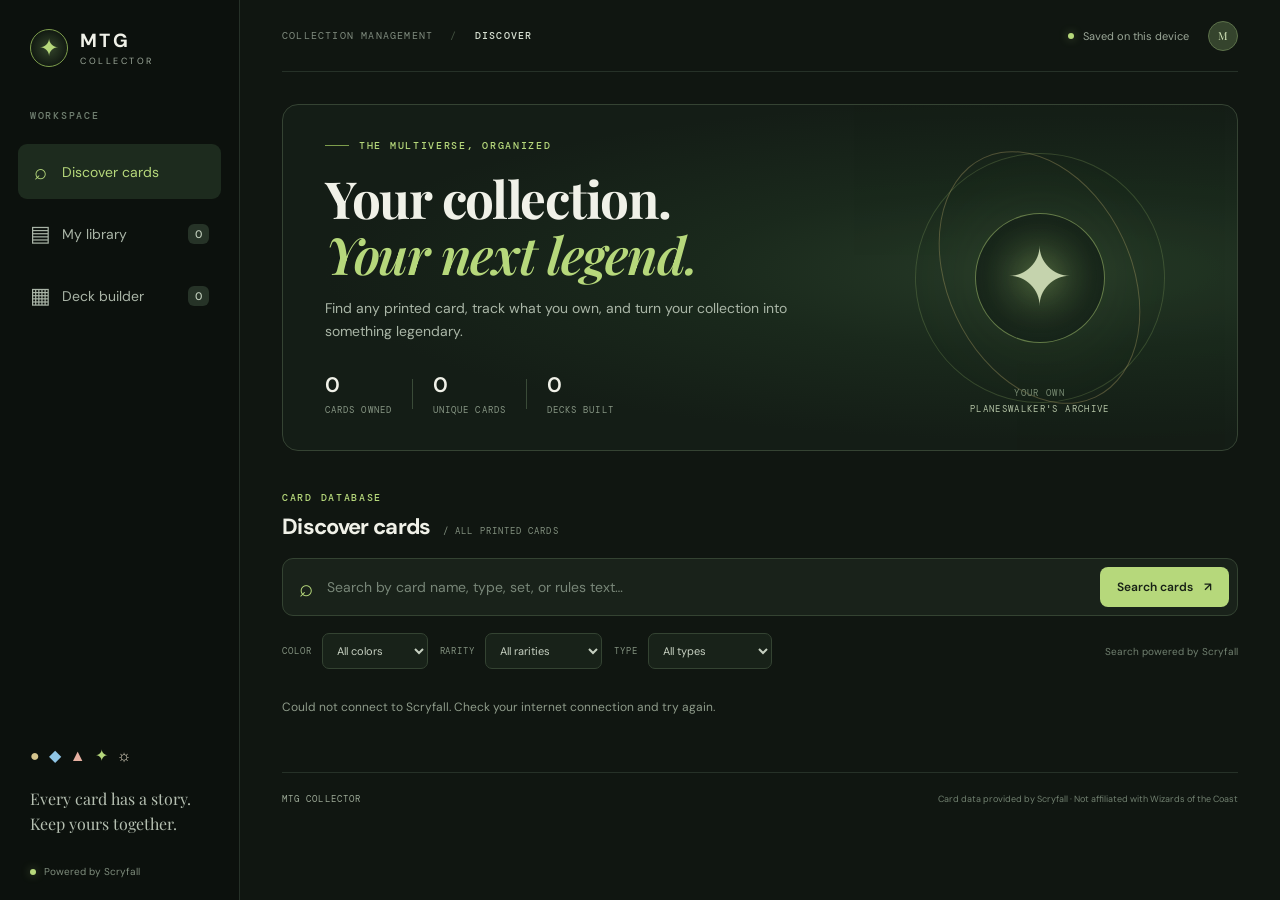
<file: index.html>
<!doctype html>
<html lang="en">
<head>
  <meta charset="utf-8">
  <meta name="viewport" content="width=device-width, initial-scale=1">
  <meta name="theme-color" content="#101611">
  <title>MTG Collector — Your collection, your next deck</title>
  <link rel="preconnect" href="https://api.scryfall.com">
  <link rel="stylesheet" href="styles.css">
  <script type="module" src="app.js"></script>
</head>
<body>
  <div class="app-shell">
    <aside class="sidebar">
      <a class="brand" href="#" aria-label="MTG Collector home">
        <span class="brand-mark">✦</span>
        <span><strong>MTG</strong><small>COLLECTOR</small></span>
      </a>
      <div class="workspace-menu">
        <p class="sidebar-label">WORKSPACE</p>
        <nav class="main-nav" id="main-nav" aria-label="Workspace navigation">
          <button class="nav-item" data-view="search"><span>⌕</span> Discover cards</button>
          <button class="nav-item" data-view="library"><span>▤</span> My library <b id="nav-library-count">0</b></button>
          <button class="nav-item" data-view="decks"><span>▦</span> Deck builder <b id="nav-deck-count">0</b></button>
        </nav>
      </div>
      <div class="sidebar-bottom">
        <div class="mana-orbit"><span>●</span><span>◆</span><span>▲</span><span>✦</span><span>☼</span></div>
        <p class="sidebar-note">Every card has a story.<br>Keep yours together.</p>
        <span class="api-note"><i></i> Powered by Scryfall</span>
      </div>
    </aside>

    <main class="main-content">
      <header class="topbar">
        <div class="mobile-brand"><span class="brand-mark">✦</span><strong>MTG COLLECTOR</strong></div>
        <div class="breadcrumb">COLLECTION MANAGEMENT <span>/</span> <b id="breadcrumb-current">DISCOVER</b></div>
        <div class="topbar-right"><span class="status-dot"></span><span>Saved on this device</span><div class="avatar">M</div></div>
      </header>

      <section class="view active" id="view-search">
        <div class="hero">
          <div class="hero-copy">
            <div class="eyebrow"><span class="eyebrow-line"></span> THE MULTIVERSE, ORGANIZED</div>
            <h1>Your collection.<br><em>Your next legend.</em></h1>
            <p>Find any printed card, track what you own, and turn your collection into something legendary.</p>
            <div class="hero-stats">
              <div><strong id="hero-card-count">0</strong><span>CARDS OWNED</span></div>
              <div class="stat-divider"></div>
              <div><strong id="hero-unique-count">0</strong><span>UNIQUE CARDS</span></div>
              <div class="stat-divider"></div>
              <div><strong id="hero-deck-count">0</strong><span>DECKS BUILT</span></div>
            </div>
          </div>
          <div class="hero-art" aria-hidden="true">
            <div class="art-ring ring-one"></div><div class="art-ring ring-two"></div>
            <div class="art-sigil">✦</div>
            <div class="art-caption">YOUR OWN<br><b>PLANESWALKER'S ARCHIVE</b></div>
          </div>
        </div>

        <div class="section-heading search-heading">
          <div><div class="eyebrow">CARD DATABASE</div><h2>Discover cards <span class="heading-count">/ ALL PRINTED CARDS</span></h2></div>
        </div>
        <form id="search-form" class="search-bar">
          <span class="search-icon">⌕</span>
          <input id="card-query" type="search" placeholder="Search by card name, type, set, or rules text…" autocomplete="off" aria-label="Search all Magic cards">
          <button class="btn btn-primary" type="submit">Search cards <span>↗</span></button>
        </form>
        <div class="filter-row">
          <label>COLOR
            <select id="search-color"><option value="">All colors</option><option value="W">White</option><option value="U">Blue</option><option value="B">Black</option><option value="R">Red</option><option value="G">Green</option><option value="C">Colorless</option></select>
          </label>
          <label>RARITY
            <select id="search-rarity"><option value="">All rarities</option><option value="common">Common</option><option value="uncommon">Uncommon</option><option value="rare">Rare</option><option value="mythic">Mythic</option></select>
          </label>
          <label>TYPE
            <select id="search-type"><option value="">All types</option><option value="creature">Creature</option><option value="instant">Instant</option><option value="sorcery">Sorcery</option><option value="artifact">Artifact</option><option value="enchantment">Enchantment</option><option value="planeswalker">Planeswalker</option><option value="land">Land</option></select>
          </label>
          <span class="filter-hint">Search powered by Scryfall</span>
        </div>
        <div id="search-message" class="message" role="status">Loading featured cards…</div>
        <div id="search-results" class="card-grid"></div>
      </section>

      <section class="view" id="view-library">
        <div class="page-intro">
          <div><div class="eyebrow">YOUR PERSONAL ARCHIVE</div><h1>My <em>library.</em></h1><p>Every card you own, all in one place.</p></div>
          <button class="btn btn-primary" id="browse-from-library">＋ Add cards</button>
        </div>
        <div class="library-summary">
          <div><span class="summary-icon">▤</span><div><strong id="library-total">0</strong><small>TOTAL CARDS</small></div></div>
          <div><span class="summary-icon">✦</span><div><strong id="library-unique">0</strong><small>UNIQUE PRINTINGS</small></div></div>
          <div><span class="summary-icon">▧</span><div><strong id="library-sets">0</strong><small>SETS REPRESENTED</small></div></div>
        </div>
        <div class="library-controls">
          <div class="mini-search"><span>⌕</span><input id="library-query" type="search" placeholder="Filter your library…"></div>
          <select id="library-color" aria-label="Filter library by color"><option value="">All colors</option><option value="W">White</option><option value="U">Blue</option><option value="B">Black</option><option value="R">Red</option><option value="G">Green</option><option value="C">Colorless</option></select>
          <select id="library-sort" aria-label="Sort library"><option value="name">Name A–Z</option><option value="quantity">Quantity: high to low</option><option value="set">Set name</option></select>
        </div>
        <div id="library-message" class="message">Your library is waiting for its first card. Search the database to get started.</div>
        <div id="library-grid" class="card-grid"></div>
      </section>

      <section class="view" id="view-decks">
        <div class="page-intro">
          <div><div class="eyebrow">FROM COLLECTION TO CREATION</div><h1>Deck <em>builder.</em></h1><p>Build sub-collections from the cards you already own.</p></div>
          <button class="btn btn-primary" id="new-deck-button">＋ Create a deck</button>
        </div>
        <div class="deck-callout"><div class="deck-callout-icon">✦</div><div><strong>Your cards. Your strategy.</strong><p>Decks are saved locally and draw from your library. Add cards to your collection first, then start brewing.</p></div></div>
        <div id="decks-list" class="decks-list"></div>
      </section>

      <footer><span>MTG COLLECTOR</span><span>Card data provided by Scryfall · Not affiliated with Wizards of the Coast</span></footer>
    </main>
  </div>

  <dialog id="deck-dialog" class="modal">
    <form id="deck-form" method="dialog">
      <div class="modal-top"><div><div class="eyebrow">NEW SUB-COLLECTION</div><h2>Create a deck</h2></div><button type="button" class="icon-button" id="close-deck-dialog" aria-label="Close">×</button></div>
      <label class="field-label" for="deck-name">Deck name</label>
      <input id="deck-name" class="text-field" maxlength="60" required placeholder="e.g. Selesnya Tokens">
      <label class="field-label" for="deck-format">Format</label>
      <select id="deck-format" class="text-field"><option>Casual</option><option>Commander</option><option>Standard</option><option>Modern</option><option>Legacy</option><option>Pioneer</option><option>Pauper</option></select>
      <label class="field-label" for="deck-description">Notes <span>(optional)</span></label>
      <textarea id="deck-description" class="text-field" rows="3" maxlength="240" placeholder="Theme, strategy, cards to look for…"></textarea>
      <div class="modal-actions"><button type="button" class="btn btn-quiet" id="cancel-deck">Cancel</button><button type="submit" class="btn btn-primary">Create deck ↗</button></div>
    </form>
  </dialog>
  <dialog id="delete-deck-dialog" class="modal confirmation-modal" aria-labelledby="delete-deck-title" aria-describedby="delete-deck-message">
    <div class="modal-top">
      <div>
        <div class="eyebrow">REMOVE SUB-COLLECTION</div>
        <h2 id="delete-deck-title">Delete this deck?</h2>
      </div>
      <button type="button" class="icon-button" id="close-delete-deck-dialog" aria-label="Close">×</button>
    </div>
    <p id="delete-deck-message" class="confirmation-message">
      This deck will be permanently removed. Its cards will remain in your library.
    </p>
    <div class="modal-actions">
      <button type="button" class="btn btn-quiet" id="cancel-delete-deck">Keep deck</button>
      <button type="button" class="btn btn-danger" id="confirm-delete-deck">Delete deck</button>
    </div>
  </dialog>
  <div id="toast" class="toast" role="status" aria-live="polite"></div>
</body>
</html>
</file>
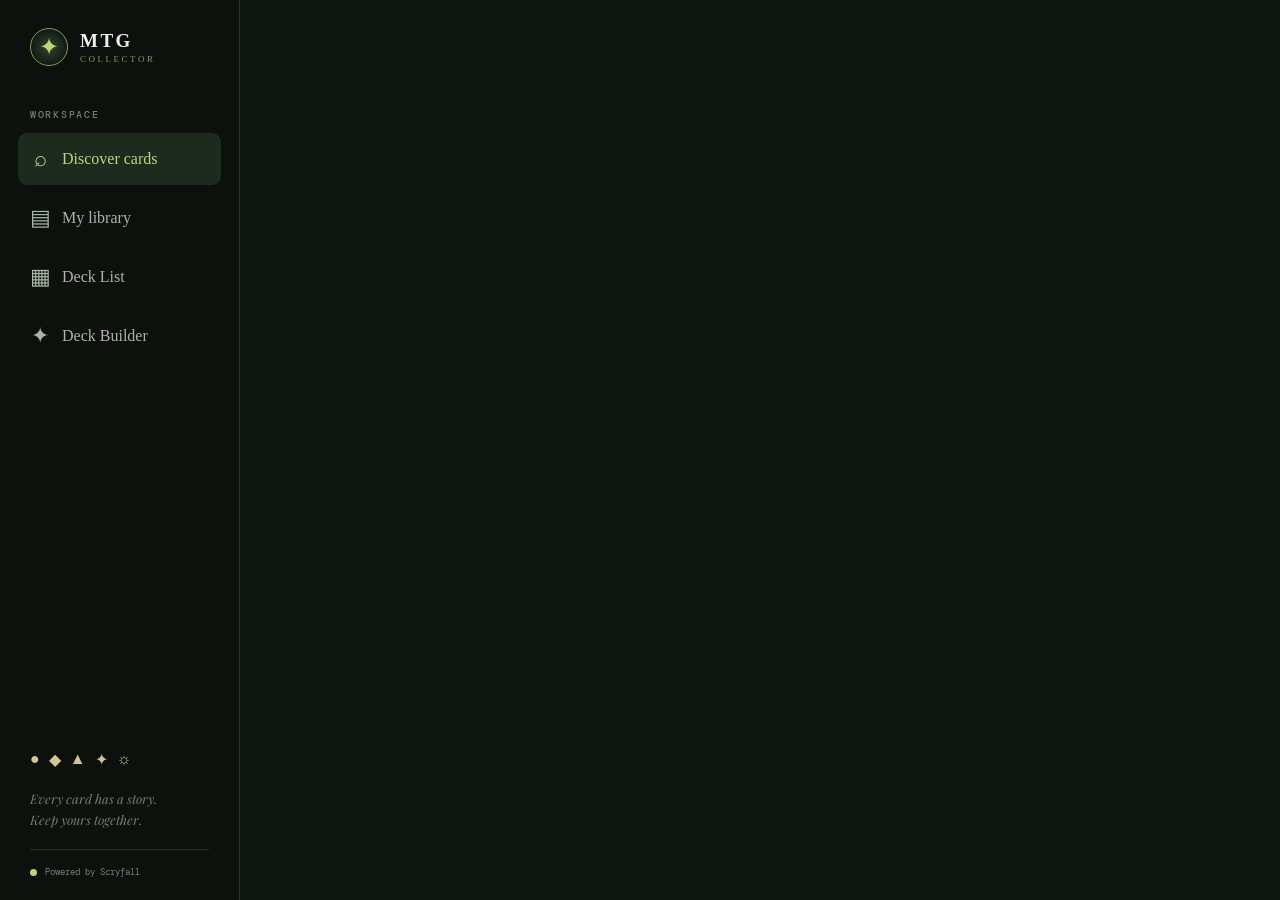
<file: src/deckBuilder.html>
<!DOCTYPE html>
<html lang="en">
<head>
    <meta charset="UTF-8">
    <meta name="viewport" content="width=device-width, initial-scale=1.0">
    <title>Deck Builder</title>
    <script type="module" src="js/main.js" defer></script>
    <link rel="stylesheet" href="css/deckBuilder.css">
</head>
<body>
    <aside class="sidebar">
        <p>hi</p>
    </aside>
</body>
</html>
</file>
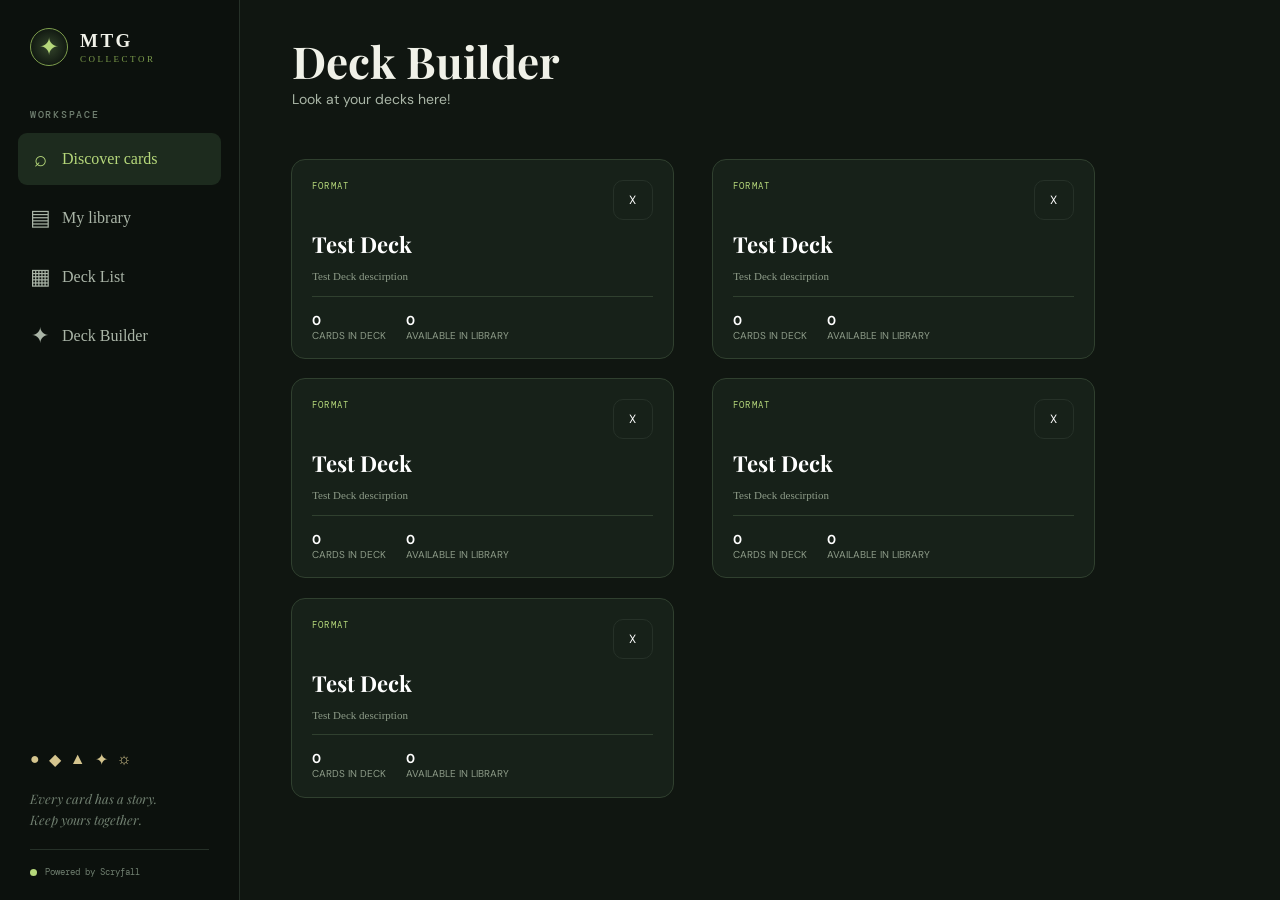
<file: src/decks.html>
<!DOCTYPE html>
<html lang="en">
<head>
    <meta charset="UTF-8">
    <meta name="viewport" content="width=device-width, initial-scale=1.0">
    <link rel="stylesheet" href="css/decks.css">
    <title>Decks</title>
    <script type="module" src="js/main.js" defer> </script>
</head>
<body>
    <aside class="sidebar">
    </aside>
    <main>
        <div class="top-box">
            <h1>Deck Builder</h1>
            <p>Look at your decks here!</p>
        </div>
        <div id="decks-list">
            <article class="test deck">
                <div class="top-row">
                    <p class="format-marker">FORMAT</p>
                    <button class="delete-deck">X</button>
                </div>
                <h2 class="deck-name">Test Deck</h2>
                <p class="description">Test Deck descirption</p>
                <div class="card-counts">
                    <div class="deck-card-count">
                        <strong>0</strong>
                        <p>CARDS IN DECK</p>
                    </div>
                    <div class="library-card-count">
                        <strong>0</strong>
                        <p>AVAILABLE IN LIBRARY</p>
                    </div>
                </div>
            </article>
            <article class="test deck">
                <div class="top-row">
                    <p class="format-marker">FORMAT</p>
                    <button class="delete-deck">X</button>
                </div>
                <h2 class="deck-name">Test Deck</h2>
                <p class="description">Test Deck descirption</p>
                <div class="card-counts">
                    <div class="deck-card-count">
                        <strong>0</strong>
                        <p>CARDS IN DECK</p>
                    </div>
                    <div class="library-card-count">
                        <strong>0</strong>
                        <p>AVAILABLE IN LIBRARY</p>
                    </div>
                </div>
            </article>
            <article class="test deck">
                <div class="top-row">
                    <p class="format-marker">FORMAT</p>
                    <button class="delete-deck">X</button>
                </div>
                <h2 class="deck-name">Test Deck</h2>
                <p class="description">Test Deck descirption</p>
                <div class="card-counts">
                    <div class="deck-card-count">
                        <strong>0</strong>
                        <p>CARDS IN DECK</p>
                    </div>
                    <div class="library-card-count">
                        <strong>0</strong>
                        <p>AVAILABLE IN LIBRARY</p>
                    </div>
                </div>
            </article>
            <article class="test deck">
                <div class="top-row">
                    <p class="format-marker">FORMAT</p>
                    <button class="delete-deck">X</button>
                </div>
                <h2 class="deck-name">Test Deck</h2>
                <p class="description">Test Deck descirption</p>
                <div class="card-counts">
                    <div class="deck-card-count">
                        <strong>0</strong>
                        <p>CARDS IN DECK</p>
                    </div>
                    <div class="library-card-count">
                        <strong>0</strong>
                        <p>AVAILABLE IN LIBRARY</p>
                    </div>
                </div>
            </article>
            <article class="test deck">
                <div class="top-row">
                    <p class="format-marker">FORMAT</p>
                    <button class="delete-deck">X</button>
                </div>
                <h2 class="deck-name">Test Deck</h2>
                <p class="description">Test Deck descirption</p>
                <div class="card-counts">
                    <div class="deck-card-count">
                        <strong>0</strong>
                        <p>CARDS IN DECK</p>
                    </div>
                    <div class="library-card-count">
                        <strong>0</strong>
                        <p>AVAILABLE IN LIBRARY</p>
                    </div>
                </div>
            </article>

        </div>
    </main>
</body>
</html>
</file>
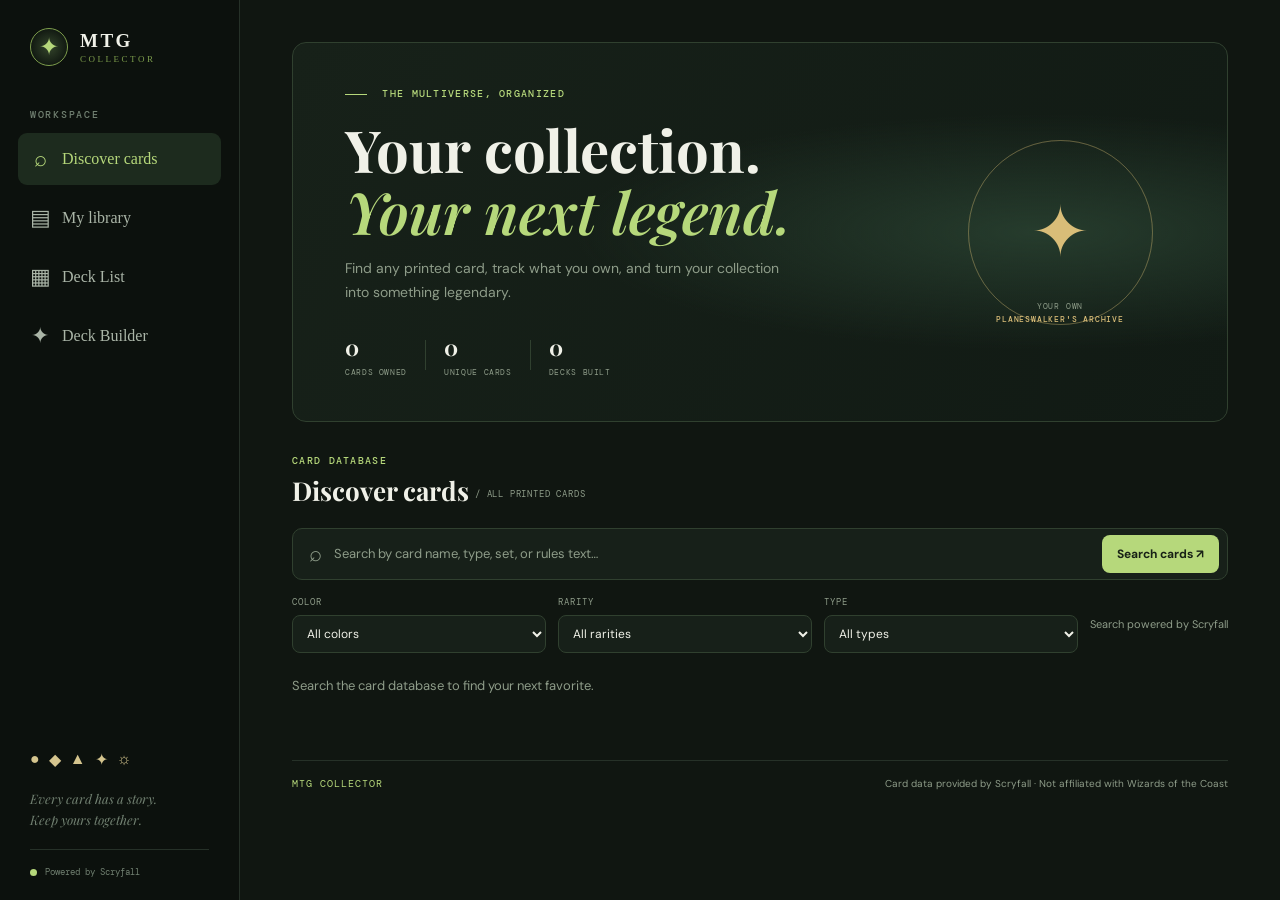
<file: src/discover.html>
<!DOCTYPE html>
<html lang="en">
<head>
    <meta charset="UTF-8">
    <meta name="viewport" content="width=device-width, initial-scale=1.0">
    <meta name="theme-color" content="#101611">
    <title>Discover | MTG Collector</title>
    <link rel="stylesheet" href="css/discover.css">
    <script type="module" src="js/main.js" defer> </script>
</head>
<body>
    <aside class="sidebar">
    </aside>
    <main>
        <section class="hero">
            <div class="hero-copy">
                <p class="eyebrow"><span class="eyebrow-line"></span> THE MULTIVERSE, ORGANIZED</p>
                <h1>Your collection.<br><em>Your next legend.</em></h1>
                <p class="hero-description">Find any printed card, track what you own, and turn your collection into something legendary.</p>
                <div class="hero-stats" aria-label="Collection overview">
                    <div>
                        <strong id="hero-card-count">0</strong>
                        <span>CARDS OWNED</span>
                    </div>
                    <span class="stat-divider" aria-hidden="true"></span>
                    <div>
                        <strong id="hero-unique-count">0</strong>
                        <span>UNIQUE CARDS</span>
                    </div>
                    <span class="stat-divider" aria-hidden="true"></span>
                    <div>
                        <strong id="hero-deck-count">0</strong>
                        <span>DECKS BUILT</span>
                    </div>
                </div>
            </div>
            <div class="hero-art" aria-hidden="true">
                <div class="art-ring ring-one"></div>
                <div class="art-ring ring-two"></div>
                <div class="art-sigil">✦</div>
                <p class="art-caption">YOUR OWN<br><strong>PLANESWALKER'S ARCHIVE</strong></p>
            </div>
        </section>

        <section class="discover-section" aria-labelledby="discover-heading">
            <div class="section-heading">
                <div>
                    <p class="eyebrow">CARD DATABASE</p>
                    <h2 id="discover-heading">Discover cards <span>/ ALL PRINTED CARDS</span></h2>
                </div>
            </div>
            <form id="search-form" class="search-bar">
                <label class="visually-hidden" for="card-query">Search all Magic cards</label>
                <span class="search-icon" aria-hidden="true">⌕</span>
                <input id="card-query" name="q" type="search" placeholder="Search by card name, type, set, or rules text…" autocomplete="off">
                <button type="submit">Search cards <span aria-hidden="true">↗</span></button>
            </form>
            <div class="filter-row">
                <label for="search-color">COLOR
                    <select id="search-color" name="color">
                        <option value="">All colors</option>
                        <option value="W">White</option>
                        <option value="U">Blue</option>
                        <option value="B">Black</option>
                        <option value="R">Red</option>
                        <option value="G">Green</option>
                        <option value="C">Colorless</option>
                    </select>
                </label>
                <label for="search-rarity">RARITY
                    <select id="search-rarity" name="rarity">
                        <option value="">All rarities</option>
                        <option value="common">Common</option>
                        <option value="uncommon">Uncommon</option>
                        <option value="rare">Rare</option>
                        <option value="mythic">Mythic</option>
                    </select>
                </label>
                <label for="search-type">TYPE
                    <select id="search-type" name="type">
                        <option value="">All types</option>
                        <option value="creature">Creature</option>
                        <option value="instant">Instant</option>
                        <option value="sorcery">Sorcery</option>
                        <option value="artifact">Artifact</option>
                        <option value="enchantment">Enchantment</option>
                        <option value="planeswalker">Planeswalker</option>
                        <option value="land">Land</option>
                    </select>
                </label>
                <span class="filter-hint">Search powered by Scryfall</span>
            </div>
            <p id="search-message" class="message" role="status">Search the card database to find your next favorite.</p>
            <div id="search-results" class="card-grid" aria-live="polite"></div>
        </section>

        <footer>
            <span>MTG COLLECTOR</span>
            <span>Card data provided by Scryfall · Not affiliated with Wizards of the Coast</span>
        </footer>
    </main>
</body>
</html>
</file>
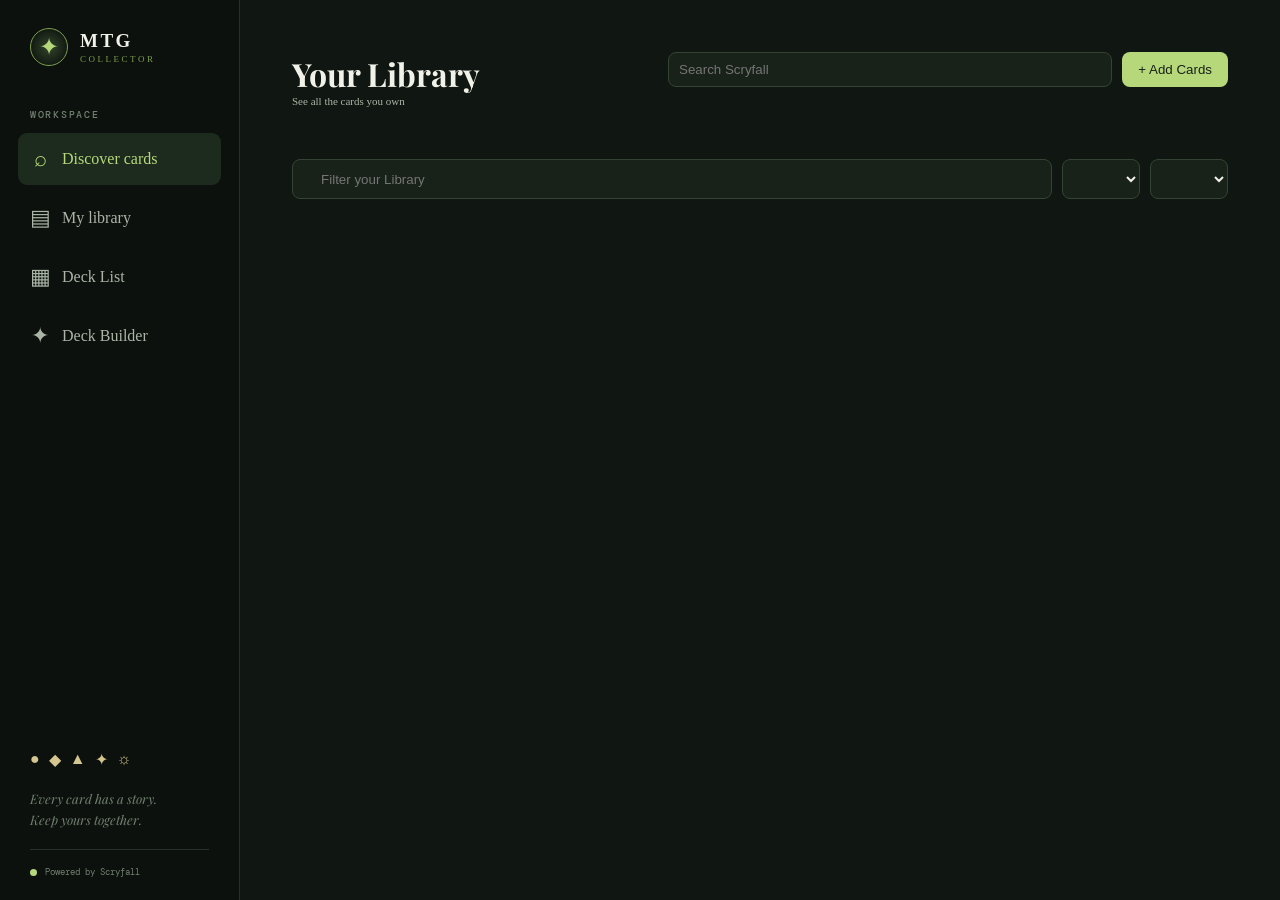
<file: src/library.html>
<!DOCTYPE html>
<html lang="en">
<head>
    <meta charset="UTF-8">
    <meta name="viewport" content="width=device-width, initial-scale=1.0">
    <title>Library</title>
    <link rel="stylesheet" href="css/library.css">
    <script type="module" src="js/library.js" defer></script>
    <script type="module" src="js/main.js" defer> </script>
</head>
<body>
    <aside class="sidebar">
        <a class="brand" href="discover.html" aria-label="MTG Collector home">
            <span class="brand-mark">✦</span>
            <span><strong>MTG</strong><small>COLLECTOR</small></span>
        </a>
        <div class="workspace-menu">
            <p class="sidebar-label">WORKSPACE</p>
            <nav class="main-nav" aria-label="Workspace navigation">
                <a class="nav-item" href="discover.html"><span aria-hidden="true">⌕</span> Discover cards</a>
                <a class="nav-item active" href="library.html" aria-current="page"><span aria-hidden="true">▤</span> My library</a>
                <a class="nav-item" href="decks.html"><span aria-hidden="true">▦</span> Deck builder</a>
            </nav>
        </div>
        <div class="sidebar-bottom">
            <div class="mana-orbit" aria-hidden="true"><span>●</span><span>◆</span><span>▲</span><span>✦</span><span>☼</span></div>
            <p class="sidebar-note">Every card has a story.<br>Keep yours together.</p>
            <span class="api-note"><i></i> Powered by Scryfall</span>
        </div>
    </aside>
    <main>
        <div class="top-box">
            <div>
                <h1>Your Library</h1>
                <p>See all the cards you own</p>
            </div>
            <div id="search-div">
                <div id="autocomplete-dropdown">

                    <input type="text" name="Search Scryfall" placeholder="Search Scryfall" id="add-cards-input">
                    <div id="dropdown-results" class="hide"></div>

                </div>
                <button id="add-cards-btn">+ Add Cards</button>

            </div>
        </div>
        <!-- <div class="library-stats">
            <div>
                <p>0</p>
                <p>Total Cards</p>
            </div>
            <div>
                <p>0</p>
                <p>Total Cards</p>
            </div> -->
        </div>
        <div class="search-bar">
            <input id="" type="text" placeholder="Filter your Library">
            <select>Sort By</select>
            <select>Advanced Options</select>
        </div>
        <div class="card-box">
        </div>
    </main>
</body>
</html>
</file>
<file: styles.css>
@import url('https://fonts.googleapis.com/css2?family=DM+Mono:wght@400;500&family=DM+Sans:wght@400;500;600;700&family=Playfair+Display:ital,wght@0,600;0,700;1,600;1,700&display=swap');
:root {
  --bg: #101611;
  --panel: #172019;
  --panel-2: #1c2820;
  --line: #2b392d;
  --text: #f0f1e8;
  --muted: #9da99a;
  --green: #b6d87b;
  --green-dark: #7d9d4c;
  --gold: #d9bd78;
  --red: #d98779;
  --radius: 14px
}

* {
  box-sizing: border-box
}

body {
  margin: 0;
  background: var(--bg);
  color: var(--text);
  font-family: 'DM Sans',sans-serif;
  font-size: 14px
}

button,input,select,textarea {
  font: inherit
}

button {
  cursor: pointer
}

button:focus-visible,input:focus-visible,select:focus-visible,textarea:focus-visible {
  outline: 2px solid var(--green);
  outline-offset: 3px
}

.app-shell {
  min-height: 100vh;
  display: flex
}

.sidebar {
  width: 240px;
  flex-shrink: 0;
  background: #0c110d;
  border-right: 1px solid #263128;
  padding: 28px 18px 22px;
  display: flex;
  flex-direction: column;
  min-height: 100vh;
  position: sticky;
  top: 0;
  height: 100vh
}

.brand {
  display: flex;
  gap: 12px;
  align-items: center;
  text-decoration: none;
  color: var(--text);
  padding: 0 12px 42px
}

.brand-mark {
  display: grid;
  place-items: center;
  width: 38px;
  height: 38px;
  border: 1px solid var(--green-dark);
  color: var(--green);
  font-size: 24px;
  border-radius: 50%;
  background: radial-gradient(circle,#34452b,#121a12 70%)
}

.brand strong {
  font-size: 19px;
  letter-spacing: .13em;
  display: block
}

.brand small {
  font-size: 9px;
  letter-spacing: .28em;
  color: var(--muted);
  display: block;
  margin-top: 2px
}

.sidebar-label,.eyebrow {
  font-family: 'DM Mono',monospace;
  font-size: 10px;
  letter-spacing: .17em;
  color: var(--green);
  font-weight: 500
}

.sidebar-label {
  color: #718071;
  padding: 0 12px 12px
}

.workspace-menu {
  position: relative
}

.main-nav {
  display: grid;
  gap: 7px
}

.nav-item {
  border: 0;
  background: transparent;
  color: #aab5a7;
  text-align: left;
  padding: 13px 12px;
  border-radius: 9px;
  display: flex;
  align-items: center;
  gap: 12px;
  transition: .2s
}

.nav-item>span {
  font-size: 22px;
  width: 20px;
  text-align: center
}

.nav-item b {
  margin-left: auto;
  font-size: 11px;
  font-weight: 500;
  background: #263327;
  color: #c2cfbd;
  padding: 3px 7px;
  border-radius: 6px
}

.nav-item:hover,.nav-item.active {
  background: #1d2b1e;
  color: var(--green)
}

.sidebar-bottom {
  margin-top: auto;
  padding: 0 12px
}

.mana-orbit {
  display: flex;
  gap: 9px;
  margin-bottom: 20px;
  color: #d5c58e;
  font-size: 16px
}

.mana-orbit span:nth-child(2) {
  color: #8fc5e5
}

.mana-orbit span:nth-child(3) {
  color: #e7b0a1
}

.mana-orbit span:nth-child(4) {
  color: #b5d77c
}

.mana-orbit span:nth-child(5) {
  color: #e6dfca
}

.sidebar-note {
  font-family: 'Playfair Display',serif;
  font-size: 16px;
  line-height: 1.6;
  color: #b6c0b2
}

.api-note {
  display: flex;
  align-items: center;
  gap: 8px;
  font-size: 10px;
  color: #7f8d7d;
  margin-top: 28px
}

.api-note i,.status-dot {
  width: 6px;
  height: 6px;
  border-radius: 50%;
  background: var(--green);
  display: inline-block;
  box-shadow: 0 0 10px #b6d87b66
}

.main-content {
  min-width: 0;
  flex: 1;
  padding: 0 42px;
  max-width: 1800px;
  margin: 0 auto
}

.topbar {
  height: 72px;
  border-bottom: 1px solid #263128;
  display: flex;
  align-items: center;
  justify-content: space-between;
  gap: 20px
}

.breadcrumb {
  font-family: 'DM Mono',monospace;
  font-size: 10px;
  letter-spacing: .12em;
  color: #7f8b7e
}

.breadcrumb span {
  color: #445342;
  margin: 0 10px
}

.breadcrumb b {
  color: #d6dfd1;
  font-weight: 500
}

.topbar-right {
  display: flex;
  align-items: center;
  gap: 9px;
  color: #9ba798;
  font-size: 11px
}

.avatar {
  margin-left: 10px;
  width: 30px;
  height: 30px;
  display: grid;
  place-items: center;
  background: #35442d;
  border: 1px solid #5c714a;
  border-radius: 50%;
  color: #d7e9bd;
  font-family: 'Playfair Display',serif
}

.mobile-brand {
  display: none
}

.view {
  display: none;
  animation: fadeIn .25s ease
}

.view.active {
  display: block
}

@keyframes fadeIn {
  from {
    opacity: .4;
    transform: translateY(4px)
  }

  to {
    opacity: 1;
    transform: none
  }

}

.hero {
  margin: 32px 0 40px;
  min-height: 286px;
  border: 1px solid #354333;
  border-radius: 16px;
  overflow: hidden;
  position: relative;
  display: flex;
  align-items: center;
  padding: 34px 42px;
  background: radial-gradient(ellipse at 80% 48%,#263a27 0,#1a291c 32%,#141d16 67%)
}

.hero-copy {
  position: relative;
  z-index: 2;
  max-width: 590px
}

.eyebrow {
  display: flex;
  align-items: center;
  gap: 10px
}

.eyebrow-line {
  display: inline-block;
  width: 24px;
  height: 1px;
  background: var(--green-dark)
}

h1,h2,p {
  margin-top: 0
}

.hero h1,.page-intro h1 {
  font-family: 'Playfair Display',serif;
  font-size: clamp(34px,4vw,53px);
  line-height: 1.1;
  letter-spacing: -.025em;
  margin: 18px 0 14px
}

.hero h1 em,.page-intro h1 em {
  color: var(--green);
  font-weight: 600
}

.hero-copy>p,.page-intro p {
  color: #aab6a7;
  line-height: 1.7;
  max-width: 500px;
  margin-bottom: 27px
}

.hero-stats {
  display: flex;
  align-items: center;
  gap: 20px
}

.hero-stats div:not(.stat-divider) {
  display: grid;
  gap: 5px
}

.hero-stats strong {
  font-size: 21px;
  font-weight: 600
}

.hero-stats span {
  font-family: 'DM Mono',monospace;
  font-size: 9px;
  letter-spacing: .12em;
  color: #879684
}

.stat-divider {
  width: 1px;
  height: 30px;
  background: #3a4b38
}

.hero-art {
  position: absolute;
  right: 6%;
  top: 50%;
  transform: translateY(-50%);
  width: 280px;
  height: 280px;
  display: grid;
  place-items: center;
  opacity: .9
}

.art-ring {
  position: absolute;
  border: 1px solid #7f9c5c55;
  border-radius: 50%;
  transform: rotate(-25deg)
}

.ring-one {
  width: 250px;
  height: 250px;
  animation: ring-orbit-forward 36s linear infinite
}

.ring-two {
  width: 185px;
  height: 265px;
  border-color: #d4bd7855;
  animation: ring-orbit-reverse 48s linear infinite
}

.art-sigil {
  width: 130px;
  height: 130px;
  border: 1px solid #b6d87b88;
  border-radius: 50%;
  display: grid;
  place-items: center;
  font-size: 80px;
  color: #d8e5bd;
  text-shadow: 0 0 35px #b6d87b88;
  animation: sigil-glow 4s ease-in-out infinite;
  background: radial-gradient(circle,#51653a44,#162319 72%);
  box-shadow: 0 0 80px #9ac46a18
}

@keyframes ring-orbit-forward {
  from {
    transform: rotate(-25deg) scale(1)
  }

  to {
    transform: rotate(335deg) scale(.96)
  }
}

@keyframes ring-orbit-reverse {
  from {
    transform: rotate(38deg)
  }

  to {
    transform: rotate(-322deg)
  }
}

@keyframes sigil-glow {
  0%,100% {
    text-shadow: 0 0 28px #b6d87b70
  }

  50% {
    text-shadow: 0 0 48px #b6d87bcc
  }
}

.art-caption {
  position: absolute;
  bottom: 0;
  text-align: center;
  font-family: 'DM Mono',monospace;
  font-size: 9px;
  letter-spacing: .15em;
  line-height: 1.8;
  color: #82957c
}

.art-caption b {
  color: #c4d4b4;
  font-weight: 400
}

.section-heading {
  display: flex;
  justify-content: space-between;
  align-items: end;
  margin-bottom: 17px
}

.section-heading h2 {
  font-size: 22px;
  margin: 8px 0 0;
  letter-spacing: -.03em
}

.heading-count {
  font-family: 'DM Mono',monospace;
  font-size: 9px;
  letter-spacing: .12em;
  color: #82907f;
  font-weight: 400;
  margin-left: 8px
}

.search-bar {
  display: flex;
  align-items: center;
  gap: 14px;
  background: #19221a;
  border: 1px solid #344332;
  border-radius: 11px;
  padding: 8px 8px 8px 16px
}

.search-icon {
  font-size: 24px;
  color: var(--green)
}

.search-bar input,.mini-search input {
  flex: 1;
  min-width: 0;
  background: transparent;
  border: 0;
  outline: 0;
  color: var(--text);
  padding: 10px 0
}

.search-bar input::placeholder,.mini-search input::placeholder {
  color: #788678
}

.btn {
  border: 1px solid transparent;
  border-radius: 8px;
  padding: 11px 16px;
  font-weight: 600;
  font-size: 12px;
  transition: transform .18s,background .18s
}

.btn:hover {
  transform: translateY(-1px)
}

.btn-primary {
  background: var(--green);
  color: #182116
}

.btn-primary:hover {
  background: #c7e794
}

.btn-primary span {
  margin-left: 8px
}

.btn-quiet {
  background: transparent;
  border-color: #354434;
  color: #bdc9b7
}

.filter-row {
  display: flex;
  gap: 12px;
  align-items: center;
  padding: 17px 0 4px
}

.filter-row label {
  display: flex;
  align-items: center;
  gap: 10px;
  font-family: 'DM Mono',monospace;
  font-size: 9px;
  letter-spacing: .1em;
  color: #82917f
}

.filter-row select,.library-controls select {
  background: #182219;
  border: 1px solid #344332;
  border-radius: 7px;
  color: #c6d0c1;
  padding: 9px 26px 9px 10px;
  font-family: 'DM Sans',sans-serif;
  font-size: 11px;
  max-width: 180px
}

.filter-hint {
  margin-left: auto;
  color: #718070;
  font-size: 10px
}

.message {
  padding: 25px 0;
  color: #8e9b8a;
  font-size: 12px;
  line-height: 1.6
}

.card-grid {
  display: grid;
  grid-template-columns: repeat(5,minmax(0,1fr));
  gap: 20px 16px;
  padding-bottom: 30px
}

.card-result {
  min-width: 0;
  position: relative
}

.card-image-wrap {
  position: relative;
  border-radius: 10px;
  overflow: hidden;
  background: #1b271d;
  border: 1px solid #344332;
  aspect-ratio: 5/7;
  box-shadow: 0 8px 18px #0002;
  transition: transform .2s,border-color .2s
}

.card-result:hover .card-image-wrap {
  transform: translateY(-3px);
  border-color: #819d5d
}

.card-image {
  display: block;
  width: 100%;
  height: 100%;
  object-fit: cover
}

.card-placeholder {
  height: 100%;
  padding: 16px;
  display: flex;
  flex-direction: column;
  justify-content: space-between;
  background: radial-gradient(circle at 50% 35%,#536746,#1b281d 70%);
  font-family: 'Playfair Display',serif;
  text-align: center
}

.card-placeholder strong {
  font-size: 17px
}

.card-placeholder span {
  font-family: 'DM Mono',monospace;
  font-size: 9px;
  color: #b6c9a8
}

.card-result-info {
  padding: 10px 2px 0
}

.card-title {
  font-size: 12px;
  font-weight: 600;
  line-height: 1.4;
  white-space: nowrap;
  overflow: hidden;
  text-overflow: ellipsis
}

.card-meta {
  font-size: 10px;
  color: #8c9a87;
  margin-top: 5px;
  white-space: nowrap;
  overflow: hidden;
  text-overflow: ellipsis
}

.card-actions {
  display: flex;
  gap: 6px;
  margin-top: 9px
}

.qty-button,.add-button,.remove-button {
  border: 1px solid #40523b;
  background: #233123;
  color: #c9d8bb;
  border-radius: 6px;
  padding: 7px 8px;
  font-size: 10px
}

.add-button {
  flex: 1;
  background: #b6d87b;
  color: #192116;
  border-color: #b6d87b;
  font-weight: 700
}

.add-button:hover {
  background: #c9e99b
}

.qty-button:hover,.remove-button:hover {
  border-color: var(--green);
  color: var(--green)
}

.owned-pill {
  position: absolute;
  top: 8px;
  left: 8px;
  background: #101710e8;
  border: 1px solid #66854d;
  color: #d2e6b5;
  border-radius: 5px;
  padding: 4px 6px;
  font-family: 'DM Mono',monospace;
  font-size: 9px;
  z-index: 1
}

.page-intro {
  display: flex;
  justify-content: space-between;
  align-items: center;
  padding: 40px 0 26px
}

.page-intro h1 {
  font-size: 44px;
  margin: 12px 0 8px
}

.page-intro p {
  margin: 0
}

.library-summary {
  display: grid;
  grid-template-columns: repeat(3,1fr);
  border: 1px solid #2e3c2e;
  background: #151e16;
  border-radius: 12px;
  margin-bottom: 24px
}

.library-summary>div {
  display: flex;
  align-items: center;
  gap: 15px;
  padding: 20px 24px;
  border-right: 1px solid #2e3c2e
}

.library-summary>div:last-child {
  border: 0
}

.summary-icon {
  display: grid;
  place-items: center;
  width: 40px;
  height: 40px;
  background: #263426;
  color: var(--green);
  font-size: 22px;
  border-radius: 9px
}

.library-summary strong {
  display: block;
  font-size: 22px
}

.library-summary small {
  display: block;
  font-family: 'DM Mono',monospace;
  font-size: 9px;
  letter-spacing: .1em;
  color: #899687;
  margin-top: 5px
}

.library-controls {
  display: flex;
  gap: 10px;
  align-items: center
}

.mini-search {
  display: flex;
  align-items: center;
  gap: 10px;
  flex: 1;
  border: 1px solid #354333;
  border-radius: 8px;
  background: #182219;
  padding: 0 12px;
  color: var(--green);
  font-size: 21px
}

.mini-search input {
  padding: 11px 0;
  font-size: 12px
}

.library-controls select {
  max-width: none
}

.empty-state {
  border: 1px dashed #3c4c38;
  border-radius: 12px;
  padding: 35px 20px;
  text-align: center;
  color: #8c9a87
}

.empty-state strong {
  display: block;
  color: #d8e2d1;
  font-family: 'Playfair Display',serif;
  font-size: 22px;
  margin-bottom: 8px
}

.deck-callout {
  display: flex;
  align-items: center;
  gap: 17px;
  padding: 18px 22px;
  background: #1b281b;
  border: 1px solid #334531;
  border-radius: 12px;
  margin-bottom: 28px
}

.deck-callout-icon {
  width: 44px;
  height: 44px;
  display: grid;
  place-items: center;
  background: #2a3c26;
  border-radius: 50%;
  font-size: 24px;
  color: var(--green)
}

.deck-callout strong {
  font-size: 13px
}

.deck-callout p {
  font-size: 11px;
  color: #9eac99;
  margin: 6px 0 0;
  line-height: 1.6
}

.decks-list {
  display: grid;
  grid-template-columns: repeat(2,minmax(0,1fr));
  gap: 16px
}

.deck-card {
  background: #172119;
  border: 1px solid #30402f;
  border-radius: 12px;
  padding: 20px
}

.deck-card-top {
  display: flex;
  justify-content: space-between;
  gap: 10px
}

.deck-format {
  font-family: 'DM Mono',monospace;
  color: var(--green);
  font-size: 9px;
  letter-spacing: .13em
}

.deck-card h3 {
  font-family: 'Playfair Display',serif;
  font-size: 22px;
  margin: 9px 0
}

.deck-card p {
  color: #8e9c89;
  font-size: 11px;
  line-height: 1.6
}

.deck-card-stats {
  display: flex;
  gap: 20px;
  border-top: 1px solid #2d3b2c;
  padding-top: 14px;
  margin-top: 15px;
  color: #92a18d;
  font-size: 10px
}

.deck-card-stats strong {
  color: #e5eadf;
  font-size: 13px;
  display: block;
  margin-bottom: 4px
}

.deck-card-actions {
  display: flex;
  gap: 8px;
  margin-top: 16px
}

.deck-card-actions .btn {
  padding: 8px 11px
}

.deck-card-actions select {
  min-width: 0;
  flex: 1;
  background: #182219;
  border: 1px solid #344332;
  border-radius: 7px;
  color: #c6d0c1;
  padding: 8px;
  font-size: 11px
}

.deck-cards {
  margin-top: 14px;
  border-top: 1px solid #2d3b2c;
  padding-top: 10px
}

.deck-card-line {
  display: flex;
  justify-content: space-between;
  align-items: center;
  padding: 7px 0;
  color: #bfcbb8;
  font-size: 11px
}

.deck-card-line button {
  border: 0;
  background: transparent;
  color: #d98779;
  font-size: 16px
}

.modal {
  background: #172119;
  color: var(--text);
  border: 1px solid #43543d;
  border-radius: 14px;
  padding: 25px;
  width: min(470px,calc(100% - 30px));
  box-shadow: 0 24px 100px #0009
}

.modal::backdrop {
  background: #050805c9;
  backdrop-filter: blur(4px)
}

.modal-top {
  display: flex;
  align-items: start;
  justify-content: space-between;
  margin-bottom: 24px
}

.modal h2 {
  font-family: 'Playfair Display',serif;
  font-size: 29px;
  margin: 8px 0 0
}

.icon-button {
  border: 1px solid #354434;
  background: transparent;
  color: #c6d1c0;
  border-radius: 7px;
  width: 32px;
  height: 32px;
  font-size: 22px
}

.field-label {
  display: block;
  font-size: 11px;
  color: #b4c0ae;
  margin: 17px 0 8px
}

.field-label span {
  color: #778675
}

.text-field {
  width: 100%;
  background: #101811;
  border: 1px solid #394a35;
  border-radius: 7px;
  padding: 11px 12px;
  color: #e9eee4;
  resize: vertical
}

.modal-actions {
  display: flex;
  justify-content: flex-end;
  gap: 9px;
  margin-top: 24px
}

.confirmation-modal {
  width: min(430px,calc(100% - 30px))
}

.confirmation-modal .modal-top {
  margin-bottom: 16px
}

.confirmation-message {
  margin: 0;
  color: #aab6a7;
  font-size: 13px;
  line-height: 1.7
}

.btn-danger {
  background: #8f463e;
  color: #fff0ec;
  border-color: #a85b50
}

.btn-danger:hover {
  background: #a45147
}

.toast {
  position: fixed;
  bottom: 24px;
  right: 24px;
  z-index: 10;
  max-width: min(380px,calc(100% - 48px));
  background: #d4e9b5;
  color: #1c2918;
  padding: 13px 17px;
  border-radius: 9px;
  font-size: 12px;
  font-weight: 600;
  box-shadow: 0 10px 30px #0004;
  opacity: 0;
  transform: translateY(10px);
  pointer-events: none;
  transition: .22s
}

.toast.show {
  opacity: 1;
  transform: none
}

footer {
  display: flex;
  justify-content: space-between;
  gap: 16px;
  border-top: 1px solid #263128;
  padding: 20px 0 25px;
  color: #718070;
  font-size: 9px
}

footer span:first-child {
  font-family: 'DM Mono',monospace;
  letter-spacing: .12em;
  color: #9ca997
}

@media(prefers-reduced-motion:reduce) {
  .ring-one,
  .ring-two,
  .art-sigil {
    animation: none
  }

  .ring-one {
    transform: rotate(-25deg)
  }

  .ring-two {
    transform: rotate(38deg)
  }

  .art-sigil {
    text-shadow: 0 0 35px #b6d87b88
  }
}

@media(max-width:1250px) {
  .main-content {
    padding: 0 28px
  }

  .sidebar {
    width: 215px
  }

  .card-grid {
    grid-template-columns: repeat(4,minmax(0,1fr))
  }

  .hero-art {
    right: 1%;
    opacity: .6
  }

}

@media(max-width:900px) {
  .sidebar {
    width: 190px;
    padding-inline: 12px
  }

  .main-content {
    padding: 0 20px
  }

  .hero {
    padding: 28px
  }

  .hero-art {
    right: -45px;
    opacity: .28
  }

  .card-grid {
    grid-template-columns: repeat(3,minmax(0,1fr))
  }

  .filter-row {
    flex-wrap: wrap
  }

  .filter-hint {
    display: none
  }

}

@media(max-width:650px) {
  .app-shell {
    display: block
  }

  .sidebar {
    position: static;
    width: 100%;
    height: auto;
    min-height: 0;
    padding: 12px 15px;
    border-right: 0;
    border-bottom: 1px solid #263128
  }

  .brand {
    display: none
  }

  .sidebar-bottom {
    display: none
  }

  .main-nav {
    width: 100%;
    display: grid;
    grid-template-columns: repeat(3,minmax(0,1fr));
    gap: 4px
  }

  .nav-item {
    justify-content: center;
    white-space: normal;
    padding: 10px 8px;
    font-size: 11px;
    gap: 7px
  }

  .nav-item>span {
    font-size: 17px;
    width: auto
  }

  .nav-item b {
    padding: 2px 5px
  }

  .main-content {
    padding: 0 15px
  }

  .topbar {
    height: 55px
  }

  .breadcrumb {
    font-size: 8px
  }

  .topbar-right {
    font-size: 0;
    gap: 0
  }

  .topbar-right .avatar {
    font-size: 12px;
    margin-left: 5px
  }

  .status-dot {
    margin-right: 8px
  }

  .hero {
    margin: 18px 0 30px;
    padding: 25px 22px;
    min-height: 310px
  }

  .hero-art {
    right: -95px;
    top: 56%;
    opacity: .2
  }

  .hero h1 {
    font-size: 38px
  }

  .hero-copy>p {
    font-size: 12px
  }

  .hero-stats {
    gap: 12px
  }

  .hero-stats strong {
    font-size: 18px
  }

  .hero-stats span {
    font-size: 7px
  }

  .section-heading h2 {
    font-size: 19px
  }

  .heading-count {
    display: block;
    margin: 5px 0 0
  }

  .search-bar {
    gap: 8px;
    padding-left: 10px
  }

  .search-bar input {
    font-size: 11px
  }

  .search-bar .btn {
    padding: 10px;
    font-size: 10px
  }

  .filter-row {
    gap: 7px
  }

  .filter-row label {
    display: grid;
    gap: 5px;
    font-size: 8px;
    flex: 1
  }

  .filter-row select {
    max-width: none;
    width: 100%;
    padding: 8px 5px;
    font-size: 10px
  }

  .card-grid {
    grid-template-columns: repeat(2,minmax(0,1fr));
    gap: 16px 12px
  }

  .page-intro {
    padding: 28px 0 20px;
    align-items: flex-start;
    gap: 12px
  }

  .page-intro h1 {
    font-size: 37px
  }

  .page-intro p {
    font-size: 11px
  }

  .page-intro .btn {
    padding: 10px;
    font-size: 10px;
    white-space: nowrap;
    margin-top: 15px
  }

  .library-summary>div {
    padding: 12px 9px;
    gap: 8px
  }

  .summary-icon {
    width: 29px;
    height: 29px;
    font-size: 16px
  }

  .library-summary strong {
    font-size: 17px
  }

  .library-summary small {
    font-size: 7px;
    letter-spacing: 0
  }

  .library-controls {
    flex-wrap: wrap
  }

  .mini-search {
    flex-basis: 100%
  }

  .library-controls select {
    flex: 1
  }

  .decks-list {
    grid-template-columns: 1fr
  }

  .deck-callout {
    padding: 14px
  }

  .deck-callout p {
    font-size: 10px
  }

  footer {
    flex-direction: column;
    gap: 7px
  }

  .breadcrumb {
    letter-spacing: .03em
  }

  .hero-stats .stat-divider {
    height: 24px
  }

}
</file>
<file: src/css/deckBuilder.css>
@import "style.css";
</file>
<file: src/css/decks.css>
@import "./style.css";



.top-box {
    display: flex;
    flex-direction: column;
    align-items: center;
    margin: 3% 0;

    h1 {
        color: var(--text);
        font-family: 'Playfair Display',serif;
    }

    p {
        color: #aab6a7;
        font-family: 'DM Sans',sans-serif;
        font-size: 14px;
    }
}

/* Deck container */
#decks-list {
    margin: 2%;
    padding: 2%;
    gap: 2%;
}

.deck {
    border: solid 1px var(--dark-border);
    border-radius: 14px;
    background-color: var(--bg-1);
    margin: 5% 0%;
    padding: 20px;

    .top-row {
        display: flex;
        justify-content: space-between;
    }

    .format-marker {
        font-size: 9px;
        letter-spacing: .13em;
        color: var(--green);
        font-family: 'DM Mono', monospace;
    }

    .delete-deck {
        height: 40px;
        width: 40px;
        background-color: transparent;
        color: white;
        border: 1px solid var(--light-border);
        border-radius: 10px;
        font-size: 12px;
        font-family: 'DM Sans',sans-serif;
    }

    .deck-name {
        font-family: 'Playfair Display', serif;
        font-size: 22px;
        margin: 9px 0;
        color: white;
    }

    .description {
        color: var(--olive);
        font-size: 11px;
        line-height: 1.6;
    }

    .card-counts{
        display: flex;
        gap: 20px;
        margin-top: 3%;
        padding-top: 15px;
        border-top: 1px solid var(--dark-border);
        color: var(--olive);
        font-size: 10px;
        font-family: 'DM Sans',sans-serif;

        strong {
            color: white;
            font-size: 13px;
        }
    }
    
}

@media screen and (min-width: 600px){
    .top-box {
        align-items: flex-start;
        margin: 3% 0% 2% 5%;

        h1 {
            font-size: 44px;
        }
    }

    /* deck container */
    #decks-list {
        display: flex;
        flex-wrap: wrap;
        /* margin: 2% 2% 0% 10%; */
    }

    .deck {
        height: 200px;
        width: 40%;
        margin: 1%;
    }

}
</file>
<file: src/css/discover.css>
@import "style.css";

.hero {
    position: relative;
    display: flex;
    justify-content: space-between;
    align-items: center;
    gap: 24px;
    min-height: 340px;
    margin: 5%;
    padding: 28px;
    overflow: hidden;
    border: 1px solid var(--dark-border);
    border-radius: var(--radius);
    background:
        radial-gradient(ellipse at 80% 50%, #263c2d 0, transparent 44%),
        linear-gradient(120deg, #172119, #111a14);
}

.hero-copy {
    position: relative;
    z-index: 1;
    max-width: 620px;
}

.eyebrow {
    color: var(--green);
    font-family: 'DM Mono', monospace;
    font-size: 10px;
    letter-spacing: .13em;
}

.eyebrow-line {
    display: inline-block;
    width: 22px;
    margin-right: 8px;
    border-top: 1px solid currentColor;
    vertical-align: middle;
}

.hero h1 {
    margin-top: 18px;
    color: var(--text);
    font-family: 'Playfair Display', serif;
    font-size: clamp(34px, 7vw, 58px);
    line-height: 1.08;
}

.hero h1 em {
    color: var(--green);
    font-weight: 600;
}

.hero-description {
    max-width: 450px;
    margin-top: 14px;
    color: var(--olive);
    font-family: 'DM Sans', sans-serif;
    font-size: 14px;
    line-height: 1.7;
}

.hero-stats {
    display: flex;
    align-items: center;
    gap: 18px;
    margin-top: 28px;
}

.hero-stats div {
    display: grid;
    gap: 5px;
}

.hero-stats strong {
    color: var(--text);
    font-family: 'Playfair Display', serif;
    font-size: 22px;
}

.hero-stats span:not(.stat-divider) {
    color: var(--olive);
    font-family: 'DM Mono', monospace;
    font-size: 8px;
    letter-spacing: .08em;
}

.stat-divider {
    height: 30px;
    border-left: 1px solid var(--dark-border);
}

.hero-art {
    position: relative;
    display: grid;
    flex: 0 0 230px;
    place-items: center;
    height: 230px;
    color: var(--gold);
}

.art-ring {
    position: absolute;
    width: 185px;
    height: 185px;
    border: 1px solid #d9bd7838;
    border-radius: 50%;
}

.ring-one {
    animation: ring-orbit-forward 36s linear infinite;
}

.ring-two {
    animation: ring-orbit-reverse 48s linear infinite;
}

.art-sigil {
    font-size: 70px;
    animation: sigil-glow 4s ease-in-out infinite;
}

@keyframes ring-orbit-forward {
    from {
        transform: rotate(-28deg) scaleY(.64);
    }

    to {
        transform: rotate(332deg) scaleY(.64);
    }
}

@keyframes ring-orbit-reverse {
    from {
        transform: rotate(48deg) scaleY(.64);
    }

    to {
        transform: rotate(-312deg) scaleY(.64);
    }
}

@keyframes sigil-glow {
    0%,
    100% {
        text-shadow: 0 0 24px #d9bd7838;
    }

    50% {
        text-shadow: 0 0 42px #d9bd7870;
    }
}

.art-caption {
    position: absolute;
    bottom: 20px;
    color: var(--olive);
    font-family: 'DM Mono', monospace;
    font-size: 8px;
    letter-spacing: .1em;
    line-height: 1.7;
    text-align: center;
}

.art-caption strong {
    color: var(--gold);
    font-weight: 500;
}

.discover-section {
    margin: 5%;
}

.section-heading {
    margin-bottom: 20px;
}

.section-heading h2 {
    margin-top: 6px;
    color: var(--text);
    font-family: 'Playfair Display', serif;
    font-size: 26px;
}

.section-heading h2 span {
    color: var(--olive);
    font-family: 'DM Mono', monospace;
    font-size: 9px;
    font-weight: 400;
    letter-spacing: .09em;
    vertical-align: middle;
}

.search-bar {
    display: flex;
    align-items: center;
    gap: 12px;
    min-height: 52px;
    padding: 6px 8px 6px 16px;
    border: 1px solid var(--dark-border);
    border-radius: 10px;
    background-color: var(--panel);
}

.search-icon {
    color: var(--olive);
    font-size: 22px;
    line-height: 1;
}

.search-bar input {
    flex: 1;
    min-width: 0;
    border: 0;
    outline: 0;
    background: transparent;
    color: var(--text);
    font-family: 'DM Sans', sans-serif;
    font-size: 13px;
}

.search-bar input::placeholder {
    color: var(--olive);
}

.search-bar:focus-within {
    border-color: var(--muted);
}

.search-bar button {
    min-height: 38px;
    padding: 0 15px;
    border: 0;
    border-radius: 8px;
    background: var(--green);
    color: #182116;
    font-family: 'DM Sans', sans-serif;
    font-size: 12px;
    font-weight: 700;
}

.search-bar button:hover {
    background: #c9e99b;
}

.filter-row {
    display: flex;
    flex-wrap: wrap;
    align-items: end;
    gap: 12px;
    margin-top: 16px;
}

.filter-row label {
    display: grid;
    flex: 1 1 125px;
    gap: 7px;
    color: var(--olive);
    font-family: 'DM Mono', monospace;
    font-size: 9px;
    letter-spacing: .1em;
}

.filter-row select {
    width: 100%;
    height: 38px;
    padding: 0 10px;
    border: 1px solid var(--dark-border);
    border-radius: 8px;
    background: var(--panel);
    color: var(--text);
    font-family: 'DM Sans', sans-serif;
    font-size: 12px;
}

.filter-hint {
    align-self: center;
    margin-left: auto;
    color: var(--olive);
    font-family: 'DM Sans', sans-serif;
    font-size: 11px;
}

.message {
    margin: 24px 0 14px;
    color: var(--olive);
    font-family: 'DM Sans', sans-serif;
    font-size: 13px;
}

.card-grid {
    display: grid;
    grid-template-columns: repeat(2, minmax(0, 1fr));
    gap: 14px;
}

footer {
    display: flex;
    flex-wrap: wrap;
    justify-content: space-between;
    gap: 10px;
    margin: 5%;
    padding-top: 16px;
    border-top: 1px solid var(--light-border);
    color: var(--olive);
    font-family: 'DM Sans', sans-serif;
    font-size: 10px;
}

footer span:first-child {
    color: var(--green);
    font-family: 'DM Mono', monospace;
    letter-spacing: .1em;
}

.visually-hidden {
    position: absolute;
    width: 1px;
    height: 1px;
    padding: 0;
    overflow: hidden;
    clip: rect(0, 0, 0, 0);
    white-space: nowrap;
    border: 0;
}

@media screen and (max-width: 599px) {
    .hero {
        min-height: 0;
        padding: 24px 20px;
    }

    .hero-art {
        display: none;
    }

    .hero-stats {
        gap: 12px;
    }

    .hero-stats span:not(.stat-divider) {
        font-size: 7px;
    }
}

@media screen and (min-width: 600px) {
    .hero {
        margin: 4% 5% 3%;
        padding: 44px 5%;
    }

    .discover-section {
        margin-top: 3%;
    }

    .filter-row {
        flex-wrap: nowrap;
    }

    .card-grid {
        grid-template-columns: repeat(4, minmax(0, 1fr));
    }
}

@media screen and (max-width: 420px) {
    .search-bar {
        gap: 8px;
        padding-left: 10px;
    }

    .search-bar input {
        font-size: 11px;
    }

    .search-bar button {
        padding: 0 10px;
        font-size: 10px;
    }

    .section-heading h2 span {
        display: block;
        margin-top: 4px;
    }
}

@media (prefers-reduced-motion: reduce) {
    .ring-one,
    .ring-two,
    .art-sigil {
        animation: none;
    }

    .ring-one {
        transform: rotate(-28deg) scaleY(.64);
    }

    .ring-two {
        transform: rotate(48deg) scaleY(.64);
    }

    .art-sigil {
        text-shadow: 0 0 38px #d9bd7850;
    }
}
</file>
<file: src/css/library.css>
@import "style.css";

.hide {
    display: none;
}

.top-box {
    display: flex;
    justify-content: space-between;
    flex-direction: column;
    align-items: center;
    gap: 20px;
    margin: 5% 5%;

    h1 {
        color: var(--text);
        font-family: 'Playfair Display',serif;

    }
    p {
        color: #aab6a7;
        font-size: 11px;
    }
    #search-div{
        display: flex;
        flex-direction: row;
        align-items: flex-start;
        justify-content: center;
        width: min(100%, 560px);
        gap: 10px;
    }

    input {
        height: 35px;
        width: 100%;
        box-sizing: border-box;
        border: 1px solid #354333;
        background-color: #182219;
        color: var(--text);
        padding: 0 10px;
        margin: 0;
        border-radius: 8px;
    }

    #autocomplete-dropdown {
        position: relative;
        flex: 1;
        min-width: 0;
    }

    #dropdown-results {
        position: absolute;
        background: #182219;
        color: var(--text);
        border: 1px solid #354333;
        border-bottom-right-radius: 10px;
        border-bottom-left-radius: 10px;

        p{ 
            font-size: 14px;
            padding: 5px 0px 5px 5px;
            border-bottom: 1px solid #354333;

        }

        p:hover {
            color: var(--green);
            background-color: var(--dark-border);
        }

        p:last-child {
            padding: 5px 0px 5px 5px;
            border-bottom: none;
            border-bottom-right-radius: 10px;
            border-bottom-left-radius: 10px;
        }

    }


    button {
        height: 35px;
        width: auto;
        padding: 0 16px;
        white-space: nowrap;
        border-radius: 8px;
        border: none;
        background-color: var(--green);
        color: #182116;
        transition: transform .18s, background-color .18s;
    }
    button:hover {
        background: #c9e99b;

    }
}

.search-bar {
    margin: 5%;
    display: flex;
    flex-wrap: wrap;
    justify-content: center;
    gap: 10px;

    input {
        width: 100%;
        height: 35px;
        border: 1px solid #354333;
        background-color: #182219;
        color: var(--text);
        padding: 0% 3%;
        border-radius: 8px;
        
    }
    
    select {
        flex: 1;
        border: 1px solid #354333;
        background-color: #182219;
        height: 25px;
        color: var(--text);
        padding: 0% 3%;
        border-radius: 8px;
    }

}

.card-box {
    display: grid;
    grid-template-columns: 1fr 1fr;
    margin: 5%;
    gap: 10px;

    .card {
        width: 100%;

        .image-wrap {
            border: 1px solid #344332;
            border-radius: 12px;
            overflow: hidden;
            box-shadow: 0 8px 18px #0002;
            transition: transform .2s, border-color .2s;
        }

        img {
            display: block;
            width: 100%;
            height: 100%;
            object-fit: cover;


        }

        p {
            color: var(--text);
            font-size: 12px;
            margin: 5% 0%;
            font-family: 'DM Sans',sans-serif;
        }
        
        .set-marker {
            color: #8c9a87;
            font-size: 10px;
            text-overflow: ellipsis;
        }

        .card-actions {
            display: flex;
            justify-content: center;
            gap: 6px;
            
            button {
                padding: 6px 8px;
                border: 1px solid #40523b;
                border-radius: 8px;
                background-color: #233123;
                color: #c9d8bb;
            }

            button:hover {
                color: var(--green);
                border-color: var(--green);
            }

            .owned {
                font-size: 10px;
            }
        }
    }
    
    .card:hover .image-wrap {
        transform: translateY(-3px);
        border-color: #819d5d;
    }
}

@media screen and (min-width: 600px){
    .top-box {
        flex-direction: row;
        align-items: flex-start;
        
    }
    .search-bar {
        flex-wrap: nowrap;
        height: 40px;
        align-items: center;
        

        select {
            height: 100%;
            margin: 5% 0%;
        }

        input {
            height: 100%;
        }
    }

    .card-box {
        grid-template-columns: 1fr 1fr 1fr 1fr;
    }

}
</file>
